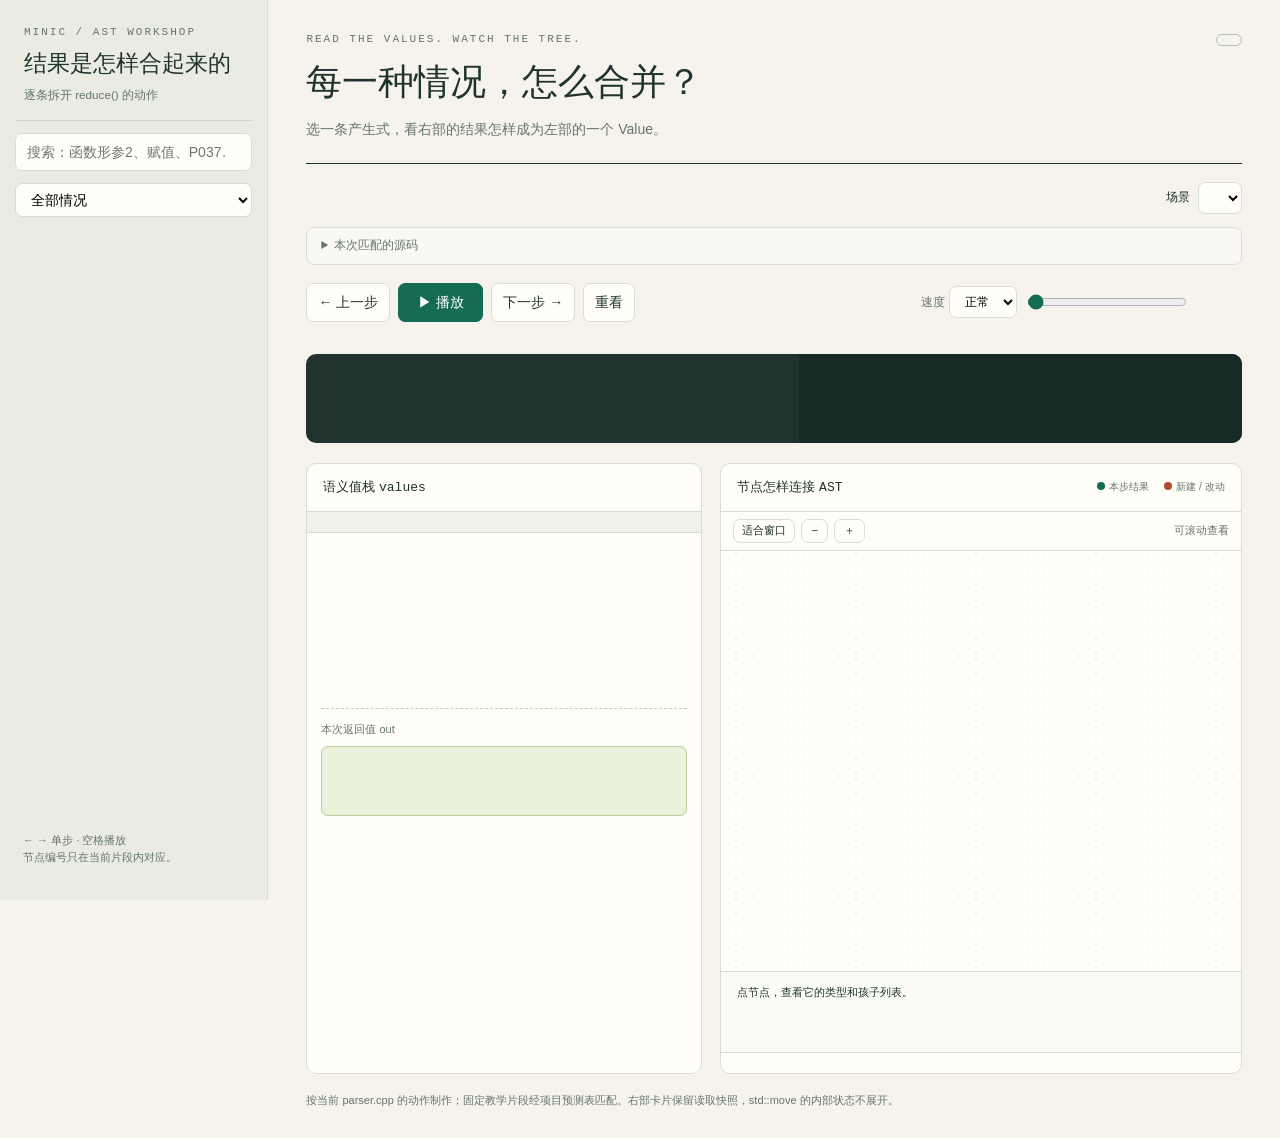
<file: docs/learning/reduce-actions.template.html>
<!doctype html>
<html lang="zh-CN">
<meta charset="utf-8">
<meta name="viewport" content="width=device-width,initial-scale=1">
<title>每一种结果，怎样合起来 · reduce 动画</title>
<style>
:root{color-scheme:light;--ink:#20332f;--muted:#66756c;--paper:#f5f3ec;--line:#d8ded3;--green:#166b53;--lime:#c9e987;--rust:#b34a2c;--mono:Consolas,'Cascadia Code',monospace}
*{box-sizing:border-box}body{margin:0;background:var(--paper);color:var(--ink);font:14px/1.6 'Microsoft YaHei','PingFang SC',sans-serif}button,input,select{font:inherit}button,select{cursor:pointer}button:focus-visible,input:focus-visible,select:focus-visible,summary:focus-visible{outline:3px solid var(--green);outline-offset:3px}button{color:inherit}button:disabled{opacity:.35;cursor:default}a{color:var(--green)}code,pre,.mono{font-family:var(--mono)}button,input,select{border:1px solid var(--line);border-radius:7px;background:#fffdf7;padding:7px 11px}button:hover:not(:disabled){border-color:var(--green)}.eyebrow{font:11px/1.4 var(--mono);letter-spacing:2px;color:var(--muted)}.app{display:grid;grid-template-columns:268px minmax(0,1fr);min-height:100vh}aside{background:#eaece2;border-right:1px solid var(--line);padding:25px 15px;position:sticky;top:0;height:100vh;display:flex;flex-direction:column;gap:12px}.brand{padding:0 9px 14px;border-bottom:1px solid #cfd6c7}.brand strong{display:block;font-family:'STSong','SimSun',serif;font-size:23px;font-weight:500;margin-top:6px}.brand small{color:var(--muted)}#search{width:100%}#category{width:100%}#nav{overflow:auto;flex:1;min-height:100px;scrollbar-width:thin}.nav-group{font-size:11px;letter-spacing:1px;color:var(--muted);margin:20px 8px 7px}.nav-item{width:100%;text-align:left;background:transparent;border:1px solid transparent;display:flex;gap:10px;padding:8px;margin:2px 0;line-height:1.35}.nav-item .pid{font:10px var(--mono);color:var(--muted);padding-top:3px}.nav-item .name{font-size:13px}.nav-item small{display:block;font-size:11px;color:var(--muted);margin-top:3px;max-width:170px;overflow:hidden;text-overflow:ellipsis;white-space:nowrap}.nav-item.active{background:var(--ink);color:white}.nav-item.active small,.nav-item.active .pid{color:#c2d0c7}.nav-footer{font-size:11px;color:var(--muted);padding:8px}.nav-footer a{display:block}
main{padding:32px clamp(18px,3vw,50px) 30px;min-width:0;max-width:1700px}.topline{display:flex;justify-content:space-between;gap:15px;align-items:center}.badge{border:1px solid #b3c1ac;border-radius:30px;padding:5px 12px;font-size:12px;white-space:nowrap}h1{font:500 clamp(26px,2.8vw,40px)/1.4 'STSong','SimSun',serif;margin:10px 0}.lead{color:var(--muted);margin:0 0 23px}.scene-head{border-top:1px solid var(--ink);padding-top:18px;display:flex;align-items:start;justify-content:space-between;gap:20px}.scene-head>div{min-width:0}#production{font:17px/1.8 var(--mono);overflow-wrap:anywhere;margin:0}.scene-meta{font-size:12px;color:var(--muted);margin-top:4px}.variant-label{display:flex;gap:8px;align-items:center;white-space:nowrap;font-size:12px}#variant{max-width:270px}details.source{margin:13px 0 18px;border:1px solid var(--line);background:#ffffff68;border-radius:8px;padding:8px 14px}.source summary{cursor:pointer;color:var(--muted);font-size:12px}.source pre{max-height:190px;overflow:auto;font-size:12px;white-space:pre-wrap;margin:10px 0 3px}#snippet-inline{color:var(--ink);margin-left:8px;font-family:var(--mono)}.controls{display:flex;align-items:center;flex-wrap:wrap;gap:8px;margin-bottom:15px}.primary{background:var(--green);color:white;border-color:var(--green);min-width:85px}.controls .spacer{flex:1}.controls label{font-size:12px;color:var(--muted)}#progress{accent-color:var(--green);width:160px;padding:0}#phase-count{font:12px var(--mono);min-width:45px}.stages{display:grid;grid-template-columns:repeat(4,minmax(0,1fr));gap:5px;margin-bottom:17px}.stage{background:#e7e9e0;border:0;border-radius:0;padding:8px 6px;font-size:12px;text-align:left;border-bottom:3px solid transparent}.stage span{font:11px var(--mono);margin-right:7px;color:var(--muted)}.stage.current{background:#dce9cd;border-color:var(--green)}.stage.done{border-color:#9ab68a}.stage:disabled{opacity:1}.stage-label{overflow:hidden;text-overflow:ellipsis;white-space:nowrap}.explanation{display:grid;grid-template-columns:minmax(0,1fr) minmax(250px,.9fr);background:var(--ink);color:#f9f9ec;border-radius:10px;overflow:hidden;margin-bottom:20px}.narration{padding:20px 23px;align-self:center}.step-kicker{font:11px var(--mono);color:var(--lime);margin-bottom:7px}#step-title{font-size:17px;margin:0 0 7px}#note{font-size:13px;color:#d0d9ca;min-height:42px;margin:0}#code{margin:0;padding:20px 23px;font-size:12px;line-height:1.8;background:#182a25;white-space:pre-wrap;overflow-wrap:anywhere;align-self:stretch;display:flex;align-items:center}.workspace{display:grid;grid-template-columns:minmax(0,.95fr) minmax(0,1.25fr);gap:18px}.panel{border:1px solid var(--line);border-radius:10px;background:#fffdf7;overflow:hidden;min-width:0}.panel-top{display:flex;justify-content:space-between;gap:8px;align-items:center;padding:13px 16px;border-bottom:1px solid var(--line)}.panel-top h2{font-size:13px;margin:0;font-weight:500}.panel-top small{font:11px var(--mono);color:var(--muted)}.stack-context{padding:10px 15px;background:#f0f1e9;color:var(--muted);font-size:11px;border-bottom:1px solid var(--line);overflow-wrap:anywhere}.stack-context code{color:var(--green)}.stack-rail{padding:14px;min-height:175px}.prefix{border:1px dashed #bec7b7;border-radius:6px;color:var(--muted);padding:7px 10px;font-size:11px;margin-bottom:9px}.input-grid{display:grid;grid-template-columns:repeat(auto-fit,minmax(155px,1fr));gap:7px}.vcard{background:#f5f6ed;border:1px solid #d4dccb;border-radius:7px;padding:9px 10px;min-width:0;position:relative;transition:opacity .35s,transform .35s}.vcard.replaced{background:#e4efd6;border-color:#abc789}.vcard .vtitle{display:flex;justify-content:space-between;gap:5px;align-items:baseline;font-size:12px;overflow-wrap:anywhere}.vtitle b{color:var(--green);font:12px var(--mono)}.range{font:10px var(--mono);color:var(--muted)}.vtext{font:11px var(--mono);overflow:hidden;text-overflow:ellipsis;white-space:nowrap;color:var(--muted);margin:3px 0 6px}.root-list{font:11px/1.8 var(--mono);overflow-wrap:anywhere}.node-chip{display:inline;border:0;background:transparent;padding:0;color:var(--green);font:inherit;text-decoration:underline;text-decoration-color:#acc4ab;text-underline-offset:3px}.empty{color:#8a9386;font-size:11px}.vfields{font:10px/1.8 var(--mono);color:var(--muted);overflow-wrap:anywhere;margin-top:5px}.output-area{margin:0 14px 14px;border-top:1px dashed #c2d1b8;padding-top:12px}.output-heading{display:flex;align-items:center;justify-content:space-between;font-size:11px;color:var(--muted);margin-bottom:7px}.output-card{background:#eaf2db;min-height:70px;border:1px solid #b9cc99;border-radius:7px;padding:10px 12px}.output-card.pending{background:#f7f5ec;border-style:dashed;color:var(--muted)}.arrow-flow{font:11px var(--mono);color:var(--green);text-align:center;padding:9px}.legend{display:flex;gap:15px;align-items:center;font-size:10px;color:var(--muted)}.dot{width:8px;height:8px;border-radius:50%;display:inline-block;margin-right:4px}.graph-viewport{height:420px;overflow:auto;background:radial-gradient(#dce1d5 .7px,transparent .7px);background-size:15px 15px;position:relative}#tree{display:block;min-width:100%;min-height:100%}.graph-empty{padding:80px 20px;text-align:center;color:var(--muted);font-size:13px}.tree-node{cursor:pointer;outline:none}.tree-node text{pointer-events:none;font-family:var(--mono)}.tree-node.selected rect{stroke:var(--rust);stroke-width:2.5}.edge{fill:none;stroke:#a9b8a0;stroke-width:1.4}.edge.new-edge{stroke:var(--rust);stroke-width:2;stroke-dasharray:5 3}.node-inspector{min-height:81px;padding:12px 16px;border-top:1px solid var(--line);font:11px/1.8 var(--mono);overflow-wrap:anywhere;background:#fafbf5}.node-inspector strong{color:var(--green)}.graph-caption{padding:10px 16px;color:var(--muted);font-size:11px;border-top:1px solid var(--line)}.bottom-note{margin-top:18px;font-size:11px;color:var(--muted);display:flex;justify-content:space-between;gap:10px;flex-wrap:wrap}.flash{animation:appear .45s ease both}@keyframes appear{from{opacity:.1;transform:translateY(12px)}to{opacity:1;transform:translateY(0)}}.sr-only{position:absolute;width:1px;height:1px;overflow:hidden;clip:rect(0,0,0,0)}
@media(min-width:1600px){.graph-viewport{height:485px}}@media(max-width:1120px){.app{grid-template-columns:220px minmax(0,1fr)}aside{padding:20px 10px}.workspace{grid-template-columns:1fr}.graph-viewport{height:380px}.explanation{grid-template-columns:1fr}#code{padding-top:12px;padding-bottom:12px}.scene-head{flex-wrap:wrap}#progress{width:115px}}
@media(max-width:680px){.app{display:block}aside{position:static;height:auto;padding:16px;border-right:0;border-bottom:1px solid var(--line);display:grid;grid-template-columns:1fr 1fr;gap:9px}.brand{grid-column:1/-1;padding:0 0 10px}.brand strong{font-size:20px}.brand small,.nav-footer{display:none}#nav{grid-column:1/-1;height:134px;min-height:0;background:#f1f2e9;border-radius:7px;padding:3px}.nav-group{margin:8px}.nav-item{margin:0;padding:6px 8px}.nav-item small{max-width:230px}main{padding:23px 14px}.topline{align-items:start}.topline .eyebrow{font-size:9px;letter-spacing:1px}.badge{font-size:10px;padding:3px 8px}h1{font-size:28px}.lead{font-size:12px;margin-bottom:17px}.scene-head{padding-top:12px;gap:8px}#production{font-size:14px}.variant-label{width:100%}#variant{max-width:calc(100% - 50px);width:100%}.stages{gap:3px}.stage{font-size:10px;padding:7px 3px}.stage span{margin-right:3px}#progress{flex:1;width:90px}.controls .spacer{display:none}.controls button{padding:6px 9px}.controls select{padding:5px}.narration{padding:16px}#code{padding:13px 16px;font-size:11px}.legend{gap:8px;font-size:9px}.input-grid{grid-template-columns:repeat(auto-fit,minmax(130px,1fr))}.graph-viewport{height:350px}}
@media(prefers-reduced-motion:reduce){*,*::before,*::after{animation:none!important;transition:none!important}}
</style>
<div class="app">
<aside aria-label="产生式目录">
 <div class="brand"><div class="eyebrow">MINIC / AST WORKSHOP</div><strong>结果是怎样合起来的</strong><small>逐条拆开 reduce() 的动作</small></div>
 <input id="search" type="search" placeholder="搜索：函数形参2、赋值、P037…" aria-label="搜索产生式">
 <select id="category" aria-label="分类"><option value="全部">全部情况</option><option>列表合并</option><option>声明与类型</option><option>块与语句</option><option>表达式</option><option>程序收尾</option></select>
 <nav id="nav" aria-label="选择产生式"></nav>
 <div class="nav-footer">← → 单步 · 空格播放<br>节点编号只在当前片段内对应。</div>
</aside>
<main>
 <div class="topline"><div class="eyebrow">READ THE VALUES. WATCH THE TREE.</div><div class="badge" id="coverage"></div></div>
 <h1>每一种情况，怎么合并？</h1>
 <p class="lead">选一条产生式，看右部的结果怎样成为左部的一个 Value。</p>
 <div class="scene-head"><div><p id="production"></p><div class="scene-meta" id="scene-meta"></div></div><label class="variant-label">场景 <select id="variant" aria-label="选择同一产生式的不同场景"></select></label></div>
 <details class="source"><summary>本次匹配的源码<span id="snippet-inline"></span></summary><pre id="source"></pre></details>
 <div class="controls">
  <button id="prev" aria-label="上一步">← 上一步</button><button class="primary" id="play">▶ 播放</button><button id="next" aria-label="下一步">下一步 →</button><button id="restart" aria-label="重看当前场景">重看</button>
  <span class="spacer"></span><label>速度 <select id="speed" aria-label="播放速度"><option value="2200">慢</option><option value="1300" selected>正常</option><option value="650">快</option></select></label>
  <input id="progress" type="range" min="0" value="0" aria-label="动画进度"><span id="phase-count"></span>
 </div>
 <div class="stages" id="stages"></div>
 <section class="explanation" aria-label="当前动作"><div class="narration"><div class="step-kicker" id="step-kicker"></div><h2 id="step-title"></h2><p id="note" aria-live="polite"></p></div><pre id="code"></pre></section>
 <div class="workspace">
  <section class="panel" aria-label="语义值栈"><div class="panel-top"><h2>语义值栈 <code>values</code></h2><small id="stack-size"></small></div><div class="stack-context" id="stack-context"></div><div class="stack-rail" id="stack-rail"></div><div class="output-area"><div class="output-heading"><span id="output-label">本次返回值 out</span><span id="working"></span></div><div id="output-card" class="output-card"></div></div></section>
  <section class="panel" aria-label="AST 节点连接"><div class="panel-top"><h2>节点怎样连接 <code>AST</code></h2><div class="legend"><span><i class="dot" style="background:#166b53"></i>本步结果</span><span><i class="dot" style="background:#b34a2c"></i>新建 / 改动</span></div></div><div style="display:flex;gap:6px;align-items:center;padding:7px 12px;border-bottom:1px solid var(--line);font-size:11px"><button id="fit" style="padding:2px 8px">适合窗口</button><button id="zoom-out" aria-label="缩小树图" style="padding:2px 9px">−</button><button id="zoom-in" aria-label="放大树图" style="padding:2px 9px">＋</button><span id="zoom-label" class="mono" style="color:var(--muted)"></span><span style="margin-left:auto;color:var(--muted)">可滚动查看</span></div><div class="graph-viewport" id="graph-viewport"><svg id="tree" role="img" aria-label="当前 AST 节点及孩子连接"></svg></div><div class="node-inspector" id="inspector">点节点，查看它的类型和孩子列表。</div><div class="graph-caption" id="graph-caption"></div></section>
 </div>
 <div class="bottom-note"><span>按当前 parser.cpp 的动作制作；固定教学片段经项目预测表匹配。右部卡片保留读取快照，std::move 的内部状态不展开。</span><span id="snapshot"></span></div>
</main>
</div>
<script id="reduce-data" type="application/json">__REDUCE_DATA__</script>
<script>
'use strict';
const DATA=JSON.parse(document.getElementById('reduce-data').textContent),$=id=>document.getElementById(id);
const esc=s=>String(s??'').replace(/[&<>"']/g,c=>({'&':'&amp;','<':'&lt;','>':'&gt;','"':'&quot;',"'":'&#39;'}[c]));
const unique=a=>[...new Set(a)],emptyValue=()=>({begin:0,end:0,type:null,nodes:[]});
let groupIndex=36,variantIndex=0,stepIndex=0,playing=false,timer=null,selectedNode=null,currentGraph={},oldPositions={},renderKey='',graphZoom='fit',graphSize={width:480,height:350};
const reduced=matchMedia('(prefers-reduced-motion: reduce)').matches;
const group=()=>DATA.groups[groupIndex],scene=()=>group().scenes[variantIndex];
const sym=x=>DATA.spellings[x]||x;
const productionText=g=>`${g.pid}  ${g.lhs} → ${g.rhs.length?g.rhs.map(sym).join(' '):'ε'}`;
function typeText(t){if(!t)return'null';if(t.kind==='array')return`array[${t.length??''}] → ${typeText(t.base)}`;if(t.kind==='function')return`function(${(t.params||[]).map(typeText).join(', ')}) → ${typeText(t.base)}`;return t.kind==='struct'?`struct ${t.name}`:t.kind;}
function renderNav(){const q=$('search').value.trim().toLowerCase(),cat=$('category').value;let last='',html='',count=0;DATA.groups.forEach((g,i)=>{if(cat!=='全部'&&g.category!==cat)return;if(q&&!productionText(g).toLowerCase().includes(q))return;if(g.category!==last){html+=`<div class="nav-group">${esc(g.category)}</div>`;last=g.category;}html+=`<button class="nav-item ${i===groupIndex?'active':''}" data-group="${i}" ${i===groupIndex?'aria-current="true"':''}><span class="pid">${g.pid}</span><span class="name">${esc(g.lhs)}<small>${esc(g.rhs.length?g.rhs.map(sym).join(' '):'ε · 空产生式')}</small></span></button>`;count++;});$('nav').innerHTML=html||'<p class="empty" style="padding:15px">没有匹配的产生式。</p>';$('category').title=`当前显示 ${count} 项`;}
function selectGroup(i,vi=0){pause();groupIndex=i;variantIndex=vi;stepIndex=0;selectedNode=null;oldPositions={};renderKey='';const g=group();$('production').textContent=productionText(g);$('variant').innerHTML=g.scenes.map((s,j)=>`<option value="${j}">${j+1}. ${esc((s.snippet.trim().replace(/\s+/g,' ')||'空区间').slice(0,43))}</option>`).join('');$('variant').value=String(vi);renderNav();const active=$('nav').querySelector('.active');if(active)$('nav').scrollTop=active.offsetTop-$('nav').offsetTop-35;render();history.replaceState(null,'',`#${g.pid}/${vi}`);}
function total(){return scene().steps.length+(group().pid==='FINAL'?1:3);}
function state(){const s=scene(),n=s.steps.length,final=group().pid==='FINAL';if(stepIndex===0)return{phase:0,title:'读取右部已经完成的结果',note:s.count?`v 指向 values[base]。右部有 ${s.count} 个符号，就读取连续 ${s.count} 个 Value；每个 Value 可以带零个、一个或多个节点。`:'右部是 ε，没有可读取的 Value；base 仍记录压回结果的位置。',code:final?'// 分析栈为空；即将建立 Program 根节点':'const int count = productions[frame.production].length;\n// v = &values[frame.base]',out:null,graph:s.before};if(stepIndex<=n){const t=s.steps[stepIndex-1];return{...t,phase:1,title:t.working?'更新工作根 n':t.slot&&t.slot!=='out'?'合并临时列表':stepIndex===n&&group().pid!=='FINAL'?'填写返回值的 Token 区间':'执行本条语义动作'};}if(stepIndex===n+1)return{phase:2,title:'移除这条产生式的右部结果',note:`values.resize(${s.base}) 移除右部的 ${s.count} 个 Value。AST 节点由 arena 持有，删除栈元素不会删除树；结果仍保存在局部 value 中。`,code:'values.resize(frame.base);',out:s.output,graph:s.steps[n-1].graph};return{phase:3,title:'把左部结果压回原来的位置',note:`values.push_back(value) 后，${s.lhs} 的结果位于 values[${s.base}]。${s.count} 个右部符号的 Value 被一个左部 Value 替代，节点可以仍有多个。`,code:'values.push_back(std::move(value));',out:s.output,graph:s.steps[n-1].graph};}
function chips(nodes,graph){if(!nodes.length)return'<span class="empty">[]</span>';return'[ '+nodes.map((n,i)=>`<button class="node-chip" data-node="${n}" title="${esc(graph[n]?.kind||n)}">${esc(n)}</button>`).join(', ')+' ]';}
function valueBody(v,graph,text=''){return`${text?`<div class="vtext" title="${esc(text)}">${esc(text)}</div>`:''}<div class="root-list">nodes = ${chips(v.nodes,graph)}</div><div class="vfields">type = ${esc(typeText(v.type))}<br><span class="range">[${v.begin}, ${v.end})</span></div>`;}
function renderValues(st){const s=scene(),final=group().pid==='FINAL',removed=!final&&st.phase>=2,pushed=!final&&st.phase===3;let h=s.base?`<div class="prefix">values[0 … ${s.base-1}] · 保留此前的 ${s.base} 项，本次不读取</div>`:'<div class="prefix">base = 0 · 前面没有需要保留的 Value</div>';
if(!removed){h+='<div class="input-grid">';s.inputs.forEach((v,i)=>{const label=final?`values[${i}]`:`v[${i}]`;h+=`<article class="vcard"><div class="vtitle"><b>${label}</b><span>${esc(sym(s.rhs[i]))}</span></div><div class="vfields">${final?'':'values['+(s.base+i)+']'}</div>${valueBody(v,s.before)}</article>`;});h+='</div>';if(!s.count)h+='<p class="empty">ε 没有右部卡片。</p>';}else if(pushed){h+=`<article class="vcard replaced flash"><div class="vtitle"><b>values[${s.base}]</b><span>${esc(s.lhs)}</span></div>${valueBody(s.output,st.graph)}</article>`;}else{h+='<div class="prefix flash">右部已从 values 移除，等待压入左部结果。</div>';}
$('stack-rail').innerHTML=h;$('stack-size').textContent=final?'2 项':`${s.base+(pushed?1:removed?0:s.count)} 项`;
$('stack-context').innerHTML=final?'分析栈：<code>空</code> · 两个 Value 留在栈中，用第 0 项建根':`完成帧：<code>${s.pid} · base=${s.base} · count=${s.count}</code><br>下一输入：<code>${esc(s.inputNext)}</code> · 等待的栈顶：<code>${esc(s.stack.at(-1)||'EOF')}</code>`;
$('output-label').textContent=final?'最终根节点':st.slot||'本次返回值 out';$('working').innerHTML=st.working?`工作根 n → <button class="node-chip" data-node="${st.working}">${st.working}</button>`:'';
$('output-card').className='output-card'+(st.out?'':' pending');$('output-card').innerHTML=st.out?valueBody(st.out,st.graph):'尚未执行 reduce()；等待读取和组合。';}
const NS='http://www.w3.org/2000/svg';function svgEl(tag,attrs){const e=document.createElementNS(NS,tag);for(const[k,v]of Object.entries(attrs))e.setAttribute(k,String(v));return e;}
function forestRoots(graph){const kids=new Set(Object.values(graph).flatMap(n=>n.children));return Object.keys(graph).filter(n=>!kids.has(n));}
function renderGraph(st){const graph=st.graph,s=scene(),svg=$('tree');currentGraph=graph;const forest=forestRoots(graph),focus=new Set([...(st.out?.nodes||[]),...(st.working?[st.working]:[])]),roots=unique([...focus,...forest]).filter(n=>forest.includes(n)),all=Object.keys(graph);const last=stepIndex>1&&stepIndex<=s.steps.length?s.steps[stepIndex-2].graph:s.before;const changed=new Set(all.filter(n=>!last[n]||JSON.stringify(last[n])!==JSON.stringify(graph[n])));const positions={},visible=new Set(),collapsed=new Map();let cursor=25,maxY=0;
// 大树先显示两层和本次改动处，其余子树可点击展开查看完整节点详情。
let budget=all.length>70?3:all.length>35?4:12;
const hasChange=new Map();function containsChange(n){if(hasChange.has(n))return hasChange.get(n);const yes=changed.has(n)||focus.has(n)||graph[n].children.some(containsChange);hasChange.set(n,yes);return yes;}
function layout(n,depth){visible.add(n);const kids=graph[n].children;const show=depth<budget||kids.some(containsChange);let x;if(kids.length&&show){const xs=kids.map(k=>layout(k,depth+1));x=(xs[0]+xs.at(-1))/2;}else{x=cursor+72;cursor+=162;if(kids.length)collapsed.set(n,kids.length);}positions[n]={x,y:40+depth*101};maxY=Math.max(maxY,40+depth*101);return x;}
roots.forEach(r=>{layout(r,0);cursor+=20;});const width=Math.max(330,cursor+15),height=Math.max(300,maxY+75);graphSize={width,height};svg.setAttribute('viewBox',`0 0 ${width} ${height}`);svg.style.minWidth='0';svg.style.minHeight='0';applyZoom();svg.replaceChildren();
if(!all.length){const t=svgEl('text',{x:24,y:68,fill:'#798775','font-size':13});t.textContent=st.out?.type?'这一步只产生类型信息，没有 AST 节点。':'这一层没有节点结果。';svg.append(t);}
for(const nid of visible){const n=graph[nid],p=positions[nid];n.children.forEach((kid,i)=>{if(!positions[kid])return;const c=positions[kid],oldEdge=last[nid]?.children.includes(kid),edge=svgEl('path',{d:`M${p.x},${p.y+28} C${p.x},${p.y+65} ${c.x},${c.y-55} ${c.x},${c.y-27}`,class:'edge'+(!oldEdge?' new-edge':'')});svg.append(edge);const text=svgEl('text',{x:(p.x+c.x)/2+4,y:(p.y+c.y)/2+1,fill:'#7a8974','font-size':9,'font-family':'Consolas'});text.textContent=`[${i}]`;svg.append(text);if(!oldEdge&&!reduced)edge.animate([{opacity:0,strokeDashoffset:50},{opacity:1,strokeDashoffset:0}],{duration:500});});}
for(const nid of visible){const n=graph[nid],p=positions[nid],isFocus=focus.has(nid),isChanged=changed.has(nid),g=svgEl('g',{transform:`translate(${p.x},${p.y})`,class:'tree-node'+(selectedNode===nid?' selected':''),tabindex:0,role:'button','aria-label':`${nid} ${n.kind} ${n.name}`,'data-node':nid});const fill=isFocus?'#166b53':isChanged?'#fff0df':'#edf1e7',stroke=isChanged?'#b34a2c':isFocus?'#166b53':'#c7d1be',fg=isFocus?'#faffef':'#263e31';g.append(svgEl('rect',{x:-72,y:-27,width:144,height:55,rx:7,fill,stroke}));const a=svgEl('text',{x:-62,y:-8,fill:isFocus?'#c9e987':'#7b8b71','font-size':9});a.textContent=nid+(isChanged?(s.before[nid]?' · 改动':' · 新建'):'');g.append(a);const b=svgEl('text',{x:-62,y:8,fill:fg,'font-size':11});b.textContent=n.kind;g.append(b);const c=svgEl('text',{x:-62,y:21,fill:isFocus?'#d6e7cd':'#65765f','font-size':9});const meta=n.name||typeText(n.type);c.textContent=(meta==='null'?'':meta).slice(0,21)+(collapsed.has(nid)?` · +${collapsed.get(nid)}孩子`:'');g.append(c);svg.append(g);if(!reduced){const old=oldPositions[nid];if(old){g.animate([{transform:`translate(${old.x}px,${old.y}px)`},{transform:`translate(${p.x}px,${p.y}px)`}],{duration:550,easing:'cubic-bezier(.2,.75,.3,1)'});}else{g.animate([{opacity:0,transform:`translate(${p.x}px,${p.y+17}px)`},{opacity:1,transform:`translate(${p.x}px,${p.y}px)`}],{duration:450});}}}
for(const nid of roots){const j=st.out?.nodes.indexOf(nid)??-1;if(j<0)continue;const p=positions[nid],t=svgEl('text',{x:p.x-65,y:p.y-33,fill:'#166b53','font-size':9,'font-family':'Consolas'});t.textContent=`${st.slot||'out'}.nodes[${j}]`;svg.append(t);}
oldPositions=positions;$('graph-caption').textContent=`节点编号相同，表示同一个节点。箭头标注 children 的下标。${collapsed.size?'大树已折叠部分深层连接；点击节点可查直接孩子。':''} ${all.length} 个节点。`;
if(selectedNode&&!graph[selectedNode])selectedNode=null;renderInspector();}
function renderInspector(){const n=currentGraph[selectedNode];$('inspector').innerHTML=n?`<strong>${esc(n.id)} · ${esc(n.kind)} ${esc(n.name)}</strong><br>declared_type = ${esc(typeText(n.type))}<br>children = ${chips(n.children,currentGraph)} <span class="range">· Token [${n.begin}, ${n.end})</span>`:'点节点查看字段；点击孩子编号可继续查看。nodes 是结果列表，children 是节点内部的孩子列表。';document.querySelectorAll('.tree-node').forEach(g=>g.classList.toggle('selected',g.dataset.node===selectedNode));}
function applyZoom(){const v=$('graph-viewport'),z=graphZoom==='fit'?Math.min(1,(v.clientWidth-12)/graphSize.width,(v.clientHeight-12)/graphSize.height):graphZoom;$('tree').setAttribute('width',Math.max(1,graphSize.width*z));$('tree').setAttribute('height',Math.max(1,graphSize.height*z));$('zoom-label').textContent=Math.round(z*100)+'%';return z;}
$('fit').onclick=()=>{graphZoom='fit';applyZoom();};$('zoom-in').onclick=()=>{graphZoom=Math.min(2,applyZoom()*1.25);applyZoom();};$('zoom-out').onclick=()=>{graphZoom=Math.max(.15,applyZoom()/1.25);applyZoom();};window.addEventListener('resize',applyZoom);
function renderStages(st){const final=group().pid==='FINAL',titles=final?['读取程序结果','建立 Program']:['读取右部','执行语义动作','移除旧值','压回新值'];$('stages').style.gridTemplateColumns=`repeat(${titles.length},minmax(0,1fr))`;$('stages').innerHTML=titles.map((t,i)=>`<button class="stage ${st.phase===i?'current':st.phase>i?'done':''}" data-phase="${i}"><span>0${i+1}</span>${t}</button>`).join('');}
function render(){const s=scene(),st=state(),n=total();$('scene-meta').textContent=`${s.category} · ${s.source} · 该产生式有 ${group().scenes.length} 个可选场景`;$('snippet-inline').textContent=(s.snippet.trim().replace(/\s+/g,' ')||'ε · 空区间').slice(0,60);$('source').textContent=s.snippet||'（空区间）';$('step-kicker').textContent=`${s.pid} / STEP ${String(stepIndex+1).padStart(2,'0')} OF ${String(n).padStart(2,'0')}`;$('step-title').textContent=st.title;$('note').textContent=st.note;$('code').textContent=st.code;$('progress').max=n-1;$('progress').value=stepIndex;$('phase-count').textContent=`${stepIndex+1}/${n}`;$('prev').disabled=stepIndex===0;$('next').disabled=stepIndex===n-1;renderStages(st);renderValues(st);renderGraph(st);$('play').textContent=playing?'Ⅱ 暂停':'▶ 播放';}
function pause(){playing=false;clearTimeout(timer);timer=null;$('play').textContent='▶ 播放';}
function schedule(){clearTimeout(timer);if(!playing)return;timer=setTimeout(()=>{if(stepIndex<total()-1){stepIndex++;render();schedule();}else{pause();}},Number($('speed').value));}
function advance(delta){pause();stepIndex=Math.max(0,Math.min(total()-1,stepIndex+delta));render();}
$('play').onclick=()=>{if(playing){pause();return;}if(stepIndex===total()-1)stepIndex=0;playing=true;render();schedule();};$('next').onclick=()=>advance(1);$('prev').onclick=()=>advance(-1);$('restart').onclick=()=>{pause();stepIndex=0;oldPositions={};render();};$('progress').oninput=()=>{pause();stepIndex=Number($('progress').value);render();};$('speed').onchange=schedule;
$('search').oninput=renderNav;$('category').onchange=renderNav;$('variant').onchange=()=>selectGroup(groupIndex,Number($('variant').value));$('nav').onclick=e=>{const b=e.target.closest('[data-group]');if(b)selectGroup(Number(b.dataset.group));};
$('stages').onclick=e=>{const b=e.target.closest('[data-phase]');if(!b)return;pause();const p=Number(b.dataset.phase),n=scene().steps.length;stepIndex=p===0?0:p===1?1:p===2?n+1:n+2;render();};
document.addEventListener('click',e=>{const b=e.target.closest('[data-node]');if(b){selectedNode=b.dataset.node;renderInspector();}});document.addEventListener('keydown',e=>{if(e.target.matches('input,select,textarea,button')||e.target.isContentEditable)return;if(e.code==='ArrowRight'){e.preventDefault();advance(1);}else if(e.code==='ArrowLeft'){e.preventDefault();advance(-1);}else if(e.code==='Space'){e.preventDefault();$('play').click();}else if((e.key==='Enter'||e.key===' ')&&e.target.matches('.tree-node')){selectedNode=e.target.dataset.node;renderInspector();}});
$('coverage').textContent=`${DATA.totalProductions} / ${DATA.totalProductions} 产生式 + 程序收尾`;$('snapshot').textContent=`parser ${DATA.parserHash} · 离线可用`;
const hash=location.hash.slice(1).split('/'),idx=DATA.groups.findIndex(g=>g.pid===hash[0]);if(idx>=0){groupIndex=idx;variantIndex=Math.min(Number(hash[1])||0,DATA.groups[idx].scenes.length-1);}selectGroup(groupIndex,variantIndex);
// 自动检查使用同一渲染入口；教学页无需网络或服务端。
window.reduceDemo={data:DATA,select:selectGroup,setStep(i){pause();stepIndex=Math.max(0,Math.min(total()-1,i));render();},getState(){return{groupIndex,variantIndex,stepIndex,total:total(),state:state()};}};
</script>
</html>
</file>
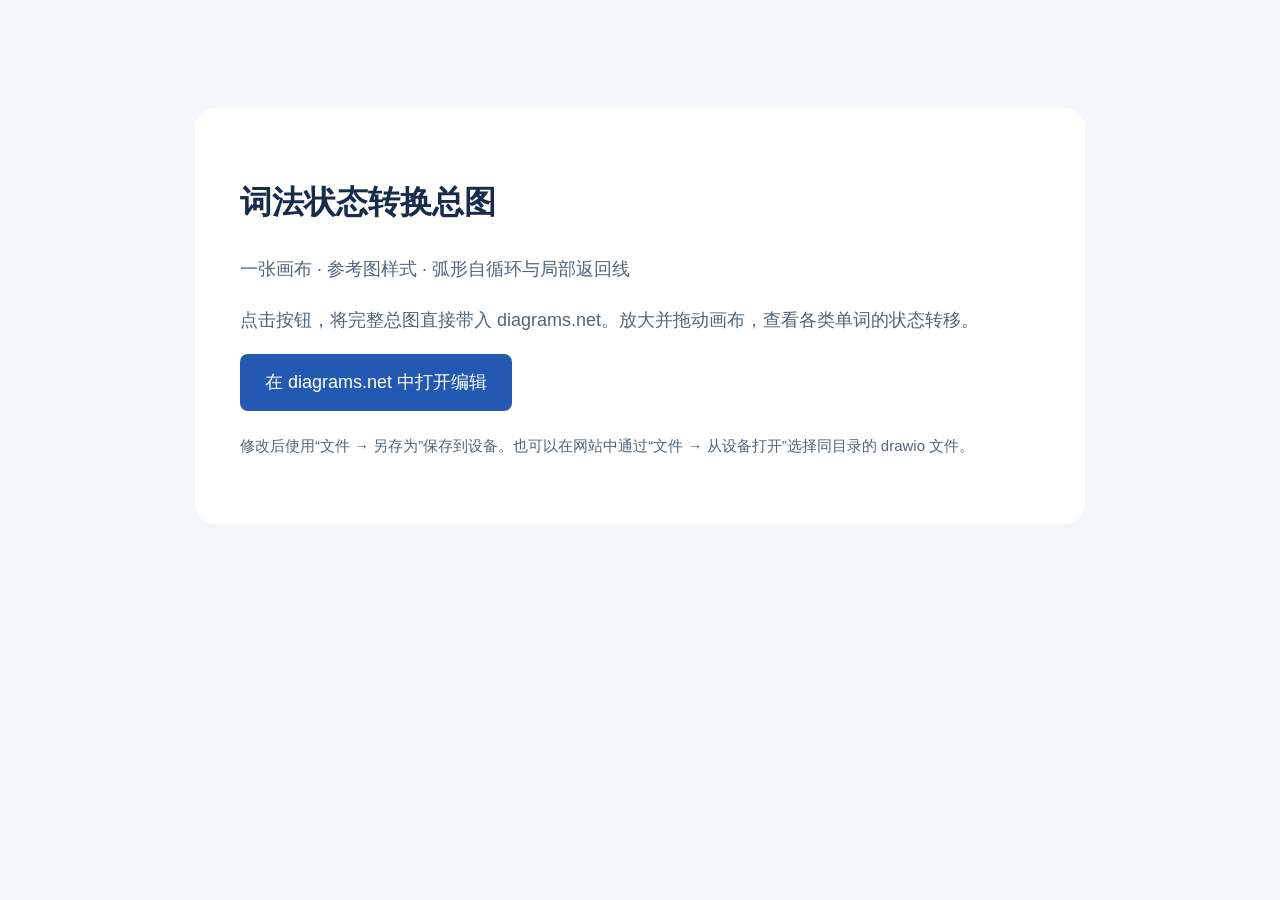
<file: 实验设计/diagramsnet_当前词法/打开网页编辑.html>
<!doctype html>
<html lang="zh-CN"><meta charset="utf-8"><meta name="viewport" content="width=device-width,initial-scale=1">
<title>词法状态转换图 · 网页编辑</title>
<style>body{margin:0;background:#f3f6fa;color:#172b4d;font:18px/1.8 'Microsoft YaHei',sans-serif}main{max-width:800px;margin:12vh auto;padding:45px;background:white;border-radius:20px}h1{font-size:32px}a{display:inline-block;padding:12px 25px;background:#2459b3;border-radius:8px;color:white;text-decoration:none}p{color:#52657a}small{font-size:15px}</style>
<main><h1>词法状态转换总图</h1><p>一张画布 · 参考图样式 · 弧形自循环与局部返回线</p>
<p>点击按钮，将完整总图直接带入 diagrams.net。放大并拖动画布，查看各类单词的状态转移。</p>
<a target="_blank" rel="noopener" href="https://app.diagrams.net/?splash=0&amp;lang=zh#R7V1Zc9tGtv4t84DKTKqs6n15JCkqdl3HmdieO5mnFC1TturKki3LiWce5rffbmwk0U2h0TyEAKKTSKEANED0Wfqc7yyd0cWn71fXN+uMoI93Xx8yep4Rsvr8+ez99erD/erT17Pb9YM5ZM4//Pvzujj/fv3H9eW6OFpe9z/Xt++Lk7d3959WN8/u15d3H26vH67vbp/9ef3w8dmn1eX93bP1+w/rr8XI+283669vPq4IF8VI9f6K6RVTWuF38r3k76/UFUJr9R4pxfk7Lui71bsr9g4T+Y5RJfmarK8EQ6s1Ye+uqLS3pcuMLsrvZJ5xXX6p+/XV+n59W33p29Wn8lWypcpmF5k6z5Yim9NM82wpMzXL5sIeUShT2F4zP89mi/yI+UDKU/N5tuSZnmfzZf3sT99/ul99/vjz3fv1jZ2e78VzMMKinLB/F0c4J8WBD/fVt0SbA2+u/7OuRpZHv12/N1NXHCspcnd383D9effg5d3t7fryYefY6v7+7s/dy67ubt7vHPi8+rB2Dry5XN24R/95/f7hY3HUvAbanHi+vv7wsXy0ptWZd6vL//twf/et4pCM0Kv8n+L0p1V1s/L6rx9X7+/+3DqUT+z93d1DNcWL9c3NFnWLcRd7ztZf3DDAQ8iAa8u2q5timGXYvfcpD319+Hc1S/byN+Wft3e35n/z9e37mZ1/c+TyZvX16/VlcfDi2jyVnmPz19eH+7v/Wy/ubu7u89tQlP9Tn6kmHJ9Rc6wk/ur+w7r8Hl/KmftjdfOtYuwthlzffVo/3P/bytz6ZvVw/cfuG61KzvhQX1cP/fvdtXlXgr5X1C5GlCyMBd+9w9e7b/eX63LQZobNh61vsTmUz7ufBmu0Z/qvbz9/e3i5ere+qQRYZjOdzWdWJmdGJs2tkX0yQW9n8/rz/76tP15cbN3p9frDuny5jOeX88WD+fnD/Fxl/Hw/zfNX3Z3+x/ng8tv9H2v7eqgLU+ySfj+jrL9fP/yWX1f99S/7qDNe/vX39f21mf/1ff0FDC1+yy+p/[base64]/r3KtOFUtHjtHHi51+xa3Juf20wu8o/5/26TC9HBdiIn4UIwyWG5lwa7EDybnWda5i5EhWsVnLtk2VxlKses7JHc3zDOxnwfN8v5y+Xbt8vXmUxucBcepifBw4IDu8Esnocrf9ceMWbRHG2u2Zzqzt4vzn9f/PLq7YtX/1gG8zhN/vGh/jEdqn8scIx/LHCEfyxwjH8sUIx/LFBn/5jrGP+Y6xj/mKvO/jFXEf4xVzH+MZcR/jGXMf4xlzH+MRcx/jEXMf4xF539YzOkq38c9BTHPw55I9c/Dpk91z8OoZTrH4dwhesfBzCg4x+HsHrDPw4QKY9/HCC7Hv84QE80/eMAheTxjwM0n8c/DtGyrn8cotFd/[base64]/3CMGYVEL0nAykQb2GnWHoJN5tlJbdQB11r9xFo0rqe01c2ST/a1nSbOZspmZezMwV++ubu8f/ihY94ctLUcvbDamTQ6Yo2fSfq4/2FNbn+Xiu3E6ny9/+/38xU8v3uYuZ6CWFEOSAr7F9hud+Qif820+xxu2H6nnqJt8ThDqZBM3BwAkJaNugN8P+3G+HxK814Ej5UnAe5gTaIYMTZNfXO4kZFkEb5mpRZUbwIJUOUHLvSCfRfdqiM+oaTlfvlnM/h6eIyATp9tpUCOyUDE5Ge5TCW8+FG9Ww7AalIM3Y6ZaAWetHMDZDGsDDbRyEGczqhWg0NKBnDGTrWiIlg7mbIa1Qi9mWGOMaAV57KNo81GiFU6yL0abT+Ot2JVWzTnkrSiZVk3g2YxqheMsdzSQZ8yYbCWzAz2bUa0oo9YO9oxtYAO1DXPAZ2zx/Bb8FCPkwM84D1OotnEOAG3GtWLDGGHkDGob4YDQgU9yYOiwNyMOEB02k8SBokMIZ7S1A0aH8InV8k04OoArzbAmIB0iAmaY7ixtGDEHlA6RbDPOgaVDFIkZRzorrfxhknZWkPnLKdJZH9uZbMLTIerfjHMA6oDFJmcTjtuWNgCnIjRxfo97+8PoTK6nNPj1mAz+0HR0/EzvhfjsudQjoFtxNDoN/[base64]/ASEDZKgQgqMaWaMMPbu24DVVxyzJUxtxE9wInAY/I0QxPl/[base64]/PO1dA5jRgXaDGF/rziLmgXZDpNkD7Ybojia0G6KmPNBuiEb0QLtB+teFdoO0vQvthiwtLrTrWccAbC3yRL4nGym0izE0slvcMc7oGlNdK6FPhLexkUK7GhraVTqe08SYOI09EafxhOyG8JIcKKBGNDSgxp9odRUJ2R0zIzICzYihEXzznSpORL/tQ3n5/[base64]/6pEtr0sJBeLriymJnEgu02M2SU2RAPk1RjYyUFJfGaMdgCH0ajcKWJaPgAghvXjHMikGKKHLCpHBqRS0DREyG9o+E0H18cxmk+3o3jtDEVJlD8NJxGUIophPASGSiUKxT07pZPFLEnOMUUxsyICkMzYvg+qy7UNg/oypB2QurEeKexkyrFCjjAQEOzAc72tlM/C1SRNLFiPg9sTIYdP0CNgXSWIWmb3IMjBWSw++RSzGLKD8ywiPIDMyqm/IAagkeUH5hhncsPKCYx5QdmWEz5ATXeRdfyAzMmovzAjIopPzBSFlF+YEbFlB+YYTHlBxTpmPIDMyym/MAM61x+YMd0LT8Ie44TKQh6K7f8IGgO3fKDIIq55QdB/OGWH4Qwo1N+EMT4WncWMU/5QYg0e8oPQnRHs/wgRE15yg9CNKKn/CBI/7rlB0Ha3i0/CFla3PIDzzoGYJuLcNscdfEjrc0+OV8SbCMYchqlyZQI1NJaVz0+AoDD5ZO7F6m6+XD3YiACgXiUf2HGxTgYZliUh2GsjygXw4yL8jHsuM6rd/6wCC8jf7kIN8NMZnc/wwyKcTRyPunuaZhhUa4GRiLK1zDjopwN8yZR3oYZF+VuuMtEm79hRkQ5HGZclMeBkY5yObD9ThE+B8YoyunA9pruXocZFuN2mGHd/Q5z3yjHA9svFOF5mGHdXY/8YRG+R/5yEc6HnckY7wNb2nZ3P3I26cX/CE0pX9bB1PXeYOpyHR5MHZRNZhNEsMKUE4kUr+tOCxtKUyKxmXwimVlVghpbgsUR+DCsLqwb6p9C97OnwVuvWk+25MRneznRXPUsnBd5ilrl8zCmEmeGntytFIlt8nmQY2Ib/ORsIxMacTAaMYy6ZZK7Uw2jkLbvo2HGuWgEbe12boa5aARt761uZt1FI2h7K3dLLQeNoO2d4+24xqD2LvX5w5poBG3viJ+/XBONoO0N+M1kNmeyvdm/[base64]/[base64]/PdUMIdreU80QsLR4qhncdQzA+JJPk000LJNLKiYQ00ozzDGvraoym8hmkgmkucr36CZ9+gx4EEYVb/gADEEnEzH1dMlEFCcHNZ+HMe2Ey/STO40ksU0+D3REbMOfPAeNps4Jh2MNA+kbI12wgaH2ZCIzzkEbzLjWDHPpwg1mWHtCu3TxBobaQ9ZmnAM4mHHtCfuSNh/WHo/PH0abD2sP/ucv5zyvPdnATGZzJtszG8ygJupghrXXdEgP7KBbczbMMBd30O0pIlh6gAfdnpJixrnIg25PgcHSAz3o9pQbM87FHnR7ig+WTfBBqzaB86APYU9y4YegN/PgD0Ez6QEggijnQSCCOMUDQYQwpoNBhImB1t1FTrkoRJB8KxeGCNInCpHuyku5QESQplQuEhGmmV0oImwlcLGIoIXHBSM869zhXiB/8lTvIfmCT5lMNBQLq1nFygjm3RaH5ggALiVDygShNGWC5PMwjHYHNj/0UawsYASFzgThwW1PLWd6ubI6kZI9wriRn0SyBxMImhVZb6xIB5UYrI3fgDkWZj3CTGPd2K+Zc+MfcIZ1XksftIsuVkxRLpXiSGGygVOqfXmZMV0R4wpJoWR8d2g6phpTHp7zpjPjjsyYXZM3C/Xidd60i9sTWmRLmelZZjyrJcvmc/ufMTzNn+piY3guVabMNWR/[base64]/looRB+qSJ2gUpL+WihEGaUrkoYZBmli5KGLQSSBclDFl4pIsSuuscgAsRnC9ervmuUUbPR+lCGPeMcMwkNgaS/cLbZpiUknKEtMKYCKz69HWHUXgoGltxMgnuu4bmyv24t8Pvj2PkO8Nv1Njj1HgANo2W7GbHcaPnMSd2lyLMKO6T8YaxPz1vtNpiCnq/ea4ivNofj+LJ/hjuwqrkwh7swg6Dwz2biTMVtZk4UzGbiTMVtZk4U1GbiZthnTcTN2Z7zGbiTEZtJs5k983EzZiIzcTNqJjNxI3XFLGZOJNRm4mbYTGbiTMZtZm4GRazmbgZ1nkzcTum62biYc9x/VUZtZl40By6m4kHUczdTDyIP9zNxAOY0d1MPITxm5uJh4iYZzPxEGn2bCYeojuUwx1Rm4mHaETPZuIh+tezmXiItvdsJh6wtHg2E/[base64]/NuO72ef6wCAM9f7kIC93OZIyJjimJsdFzNunDSBe4v0w0nax0Ow8MjclKJ7Gge5H4fQTo3dw4GH3XqZBhQAi6a0ZohbqBgY0BAAowNCv8L36u/EvKCO+i+/BJZIRzCt2bV7De0jlY6vRRzMOYOn2I4N1oq07grp3Gk6rqwh6nUbzCpYZWVao/VZV2OCvmYUzVJyJ8Szyx+vS5fmMPwN+4ImmuMG6RJ6G5BKLAmkuip+JMJodVhSc5VlxzuyW2ZrshKMaRhZoYYkozLTENKcOrR3CEhMSaNniZbZ5obq/jWXtMmyVI3N9COR7+8vHCgezlZdk4/[base64]/n75w9IT3kURqHaSGvYovjszEh+So8S1bcPMpnNw8pmtmRUfRpWF4aOg9DkSdgSq4TmgGBZogxJYGrHuF9ndAMCDRDjCk8oPpLfhVpVS3mYUzJr4r3xh+JPQr2oCdhdEkCnUKm+gP2BU28mM/DmIB5JZ8AkUhKq2CU08DoJYNOz1HqCZhS8OQpgniKYwLsVX+A/Yj4a9ie4pgAf4364y+RVtV8HsYE1OtgoJ4v96d2VeeS3RXGIaeB0EsJnWioSX/aKjVXyedBjglX18G4ulzs11bVuaStwjjkNFpQSA2dyaVZn9wocXIPIdxDOSYgX/cH5I+IvwbtHsoxpd3rUHT+bK8CO0uLaRfuYCexmCoCnZyjZV+cWJFg8qzIx6SoVG/skfKai3kYE4yuQ2H0v5pjf8u7bS7sbzrLf8/z33n/TZ5/tv0yUSbzz9J+/u/eFpt//Zu9l7mRuYu5hUXD5vnvcztenv83uPlmWiILxjuNbjyKE9glsuKPy4+r+4c3D6uHBt/42GuLlW5urj9/tRz08eHTTTn7q6+f15d2yNX1d0uS+ZVhnC2+uMr/eZRjru5uH95c/8c+BYs9/GavuVh9ur6xU/Pz9eX93de7Kzt1/1o9X1/XXLBN8CXP5otMFf1wZaaqS9b3D5XsYT9XfFxff/hYTkOVM/9n+XW2DlX7Se22jMbV7t8+NtpRUI8RqmLFy8v154fr2w8LK5vFuX8+f/F2+ebvs8VyDzHxCRLzOKRjbJd2lOHDaXd9e7u+9xHhy7Co4EzyrzhumpE7zWh3mnf7CQOIB9kvHq+W/3z54tU+2SBJNiJlgzEBJRseInwhA5cNMhrZoPtl48X5HrGgSSwixUIQsCXDQ4QvdOBiQUcjFmwP67PTY/1fWU/MryHspS98v8J68/b1i1c//f7SWLyvZy/3UJAn5RVIPyzwEQhYaC8PFb7wgWsvPhrtJfbwvjhB7SWOxP2qsTE1RgJCfck9pJEnSBrZ08KCmYYgjdpDGnWCpFFHIo1WRyGN3r/oL57PXrcs+Tot+aFLvqTHoF+x5nvI8EUPfM3Xo1nzy9RYvyf/[base64]/UYb64Lx564BePJ/JLDor8khT5jbeIBYcrc/CFfsnQQ79kPKFfclDol6TQb7yYSAUnJr7QLxl66JeMqFjuoNAvSaHfeMcR0Ogi3qq5wZfNjSf0S+g+CTjBqO6vhPZVU405hONIHok4Xrz8ZdaqxlLMMViNIX4MEpZqzBd0JEMPOpLxBB0J3ycB/BTVGD+WEDDUEAKQ5hBfyL5KLnKKpVxEHM3UYschjzxwmUlhllASEiSPQcJymfGFWcjQwyxkPGEWog4UFJUEJXgpUke0x5RPUNTQBUWNR1D0gYKSYl7xKwqHq3X00aE+OFxBGU/Qi+5rTkhPMJ71K0V94S8aQxjGVQaMSx18itTBfWErDIH4LZTsIw85RfIczdSi6jjkoYcZATQVFkUjAzAkLFu0eXu0Db5J23gKi+iBMD9NMH+8oBA4a9lHh/rgcAVlPDA/faxr3r9+nv+yV0JSWVF0C1wu4QTEV1VEh15VRMdTVUQfqSqyDaJ/X/zy88/LV2/3iUkqKwr3aUhTTuDqJXx0qA8OV07GU1ZEZexCkkJd0X1XmQBcSXyhLjr0UBcdT6iL7qsooqdYUURVTxUpTIFUFFG9jzr6FKmjj5biLY9CHvZIKcv85S+L/2mxw1gqZolOP4YhYbHK+OhQHxzsKsPGU8zCcKQdxlIdS6xDz+u6FgAB8ZWxsKGXsbDxlLEwEisgqYIl3JU/[base64]/nKZ4ev4QIwCXEF0/nQ4+n8/HE03lsPJ2neHq8hECuIb6AOh96QJ2PJ6DOYwPqPAXU4yVEwaWc+OhQHxyuhIwnoM5jA+o8BdSj3RANF0/[base64]/[base64]/L9yToIZjfv9rA742ETfHt3ayn158frh/Wbz6tLe7s/71efQ5h6myDS0vjm+sOt+ePSfM+1ufnczvn15epmVp54uLP3/WoeY6S//JquZCxlNtPZfJYtRTZD2dxMHLKTSNDb2bz+/L9v648XF1EkJvyMO0TGiuxQmSBdXVVSmlbbMh5Ga+ylNU60fjpaU6l3KE3qWtODKE28lCbTovRLSzxLZaUybWwWtHjtHHgJSVu2uzAaYjbkmDEQnU291KVTk2Oezc4zLXM5vsjU+YayS5bNVabm9hp7JBd6I/FzSGpjtkttRhvUFhhEazMvtdnkqV2pZ3tE82yONtdsTvXBCC0qnTMQlc69bMAnptIzmtOViC/[base64]/XO4Q01lyM674ZhyEffpgLo0maTz/0aDUZpxgGu9oDXk0MvVpc7kAY1jJaZmpR+UAsSKwJWgIKsaQN1S04PSMOF4AsvNgPbGGSuGBoXKCJhwswiA2N/QAYnhgC9sMxjWcqHeMZTIj9iBaeGKSFn2k4AlLZICBRjgeLgRAM7Iei8MSwKHRU+jGOHfUJBEFgPwSFxdSM4QomvoGjI2cNOipBXDlE9WJ5ICX9aBKeGJz0j5qS3/qmpFBAlPRDSlglSsJTEnPmklJJGKTBjy5hnZRrP4QkCIFIJPFDRmRikBE6opNBNGraOIQSEBuV+OEigqdmo8p+bdRNyuKB9NuTwUSSGu3FsrGhMhjLhvjBGkKTZdMPJSkHslGJH7chLFGyJ9OGwETDiB/AITwp154ISTWMRPqRHDIxJMdMdUVJ9BscKSVu2qvCwcRtngIIJf1IDpkYkvP8iN6GoD7qgUQ0iB+9IWp6OSXqPFM4/5An7dmw40WmqwTcufBm6z4/Xk6J5M2cEiPFMC6KH+khCek5xiqKjPfZlF6hgHwU6sd6KEqWbU+klAzISaF+4IfiRMqebFvBQZwU6keAaEKA+iKkVDASuadcjU6w5KFh+MyPSFIinfwrihmIs0L9QBCdGBB0dsz0d9fVNNQDcVaoH/2hPMnjkbKiGZO7lEQSxAOhfviHisnJITqydnWgIFuq0NSuhICUp1A/FERlks8jySdG/EgC6seF6MRwoWVtw66PacMS14allMIQ0o/10KkVjZFNg5RnR3VHpI+UIOYP82M9DCX1eiz1qqv6HGhS+rEehhMpj1Xfh2RjpQRqWMT8aA8jiZTHkkrZ9EpY3TH8MFL68R42Mbznol4pr+pPRwHzsPGAmpYQpcdCD9iedkQsUbcn6to6PIe6TEkQ6vqxIZawod6xWo1guof5MSImEkX7QvsUjA/K/[base64]/bP81lqmLrf7EKlPmGgLJDs2ia82EI88Mpuia+7EiPjWsqJTqY7Ullq5ACwESeuF+iIhPDCL68ZhVZB51rDBI4hf3A0NcTVcd/zgAFex2h5fM6a3HJNAuD35EieskwYB94X0iDGJRCT+KJFAiHxj5iNLHkj7hR44ETg4NIAE5PZ78+fEiQSa+hJa7IT3xQur2iHbj3kwDibIfWxITw5b+0i+yxAkM7iv8yJJgyRMFRJa4o4cN/WD0sN8RFZPb54j3LH+Sw8if3xUVKsnfceVPchj587uRYnL1KmL16fNxtxnzSaHWIFIo/d6kRImKfciiFiCyKP1OpcRJlx6VfgIRGPr5fUpJEqZzRB0qCMxmJdLvB0qapO+40kdg8vKk3xOUbILZsr3KH4Px5KU/x0DyRL/jyh+DyRGR/pwAmXICjkw/jmDot2fD6YkhMc961p5AbYGlH4eRKlHvmLInYFBQ6UdhpE6687j0A2rrrPz4i5oe/vLhoXf4RQBBocoPv6jJxfTFzUPvSKjQMPEI5cdgFElE7EESNQyQpvxQjEpQzLHpB7Nvs/JDMSoF5UE33uZO51ehNAwB/ViM4omAR10FjTMIswr6sRiVsJjjKlBDPxj582MxSiZ/ogchZDABJeWHZJRKROxBEhkMKqr8yIxKyMyx6QeTU6H9yIxGiX7HNUUlhYFGtR+V0VNDZfiy51VQwIR1tR+Q0SQJ4HEVKFBoQvuxGD01LEYuepY/DRMY1H4sRrNEv+PKn4LB0rQfitEJijky/TRMWoz2QzF6elvv9Kk9FYEJJ2k/EKNlot4RZc9QD0b2/AiMVol6x3T9wMjnx170xLCXv5o//5bXZi/sbzrLf+c9cWlerc3zz/zc/pb5Z2k//xewIFs7OhdxR+cyBaBzH76PAZox32hD3pv11UMscRHOKYtspf1MZ/NZXnJvPpznJfcqU8u85P48mxFbaT/DmYqzZCn2tqzRO2SlBO1u7Uo4BElHAdZwwK4KKpvLbE7LXe2V9JA3SjiJb8tBsttVvtpdte7BiSBIOAq8RgBJpY+AIEJImEu+3Q65vCGBTBAI8tFJKVVSKVWRzVBOPUM0Q8a8oclskc3ElnblmeI5qXWmWTZbHtYF2atmczX/iJrlCETNsmmp2Re5xbMklq6aVHu7XmQz/hhRC/mdKTgFjGlDAyPWSKsC0cCjQ3wOEWFa0DMX0tnsUXrqTCHbpWijqrm9wGjosq+5bW5U8krNHxUTbBSDeYL5DBmmlry5VwjfFXtBJQRjiEnpdlrp9poBdlX63CzRF9l8YclprjGyZ4ladEG3RNZ2HTdj7BWoulQD6nrebF7V1PYKxqiWU7LI3rx9/eLVT7+/[base64]/XBuS62W1ALOFrsWtlpjVmf6zrYA6mrL6eIanVdjGDWrCnwbWdQaTrsK9qh2ZQwGnaFsStr1zcvZm+fH06pODSSHcdQpn3wdcrnF+0Upvg0ZhSuJQ7tGTb3PaV3VCpMwQcWkimCs2P0+e/PmxU+vjpYr3yyBYUKBeIdUTryCPBe9H83/foSVP9ZakOog3UzBIN10UoVNuO7VUcTji6Ydy50Kp95i7RzDpMNQPa018S+Ai1yzIMysas4O35SDLHQMTUl7/iW63Z/HCWysb7gpSESD6EI2sYh6VnF6b6KkKIwoTSqQbsnUozBJCSNMU/PUiFh9+hy9S0KsSAkkYURKTEukamIdRLUI8QIqBGJymvTqTxEayYKh1MTqC37sWQFSmDpjNqmigh/7FCQCo/[base64]/[base64]/08I8yqZFOq9FXWaaVt2ifUpx5xpZ7UI+zzfi4/ZPbbfse2ve9xZsSUXs0ZYOCmgHNjkKBEWCkb1o7s18RC5ImrdVMaumZYT6Q76m2ou3tlA0S2y5Z6q5Rm5tlS3tnc1B29Ql3x3X8yxtb1Lsmmu/T+Rmyty77uJH98yFYhw9ipY9CoxxjNhjaz4RtChL2A1li97yM5Vvr1nshHy+1ZYn70lQdJsvzTWjSM4tD9gj5gMpT81zjrLsFwcXMeJZNxodRBpd0QgIE4xiVddgTFCY1EWr3kXer8klH8oWxCqHss9BriisBpBVgyZuOclqG5b3rig2XS5Uira7L+/coXhQfod5wTDKKpliS2+refK1yKqpi+ZAo1VUsdMBK7VQveur+QL2LXSmaLmJt+3HwMq30JGYpfLamI2u0Q0+hOiNcnv3sAZAWEp28/JgJ6VD2/nt0/X79/Zb+RufGGpts1R5hJUriorUEcjTN4q3EAcCTLbkwcMhT4gx8Rh5eO5xi+pDLcEzn74vdlFelBZE8aE5yrUy9txHz1+cb9ae4iuYO83m5UbOqlhXVN5Zpd7FxPDMhb09QTTXLcWDCwVidRHNrRGWd+msDZUCXyBVk89cV9i+nYUaWZR7RqscRyjfbVY9c7F1Mcu/tyqfZV87N58Le6k0wHU2w1Vv83n+NVSuLVn5flpvvk9fjK8QEOOTU2H8lxm92LDPfFY1gr3IGQHlW4Wjl1sWct0MtmIqW6a1PT5fyOa0bHev8dbyyuxiV5hSjZtU9zeEK1uxIfRbjYctXr+8KBEzc7nSpXumLipWkuUyqHUpiTO1xbb184t2jLh0/CxvFqdmT8CJUCqYngonLr5WXDDb6oW5pWDtKe4DS4trzh/pu2nYZ8NLpR1l7q7FVk/jmhVzhrBKsuSJxeWeL1ZhrU/1xXpjVg2lNtmpMGvuENDzTedsP5W3VuvCGCDobU2+t1tslTdMU2iLrWqXkllFVeo8lNuNtX1fmyGFeWA3djVcR+yNtO29u61yWzd7dbTx7o2/l+/aeKEgdR++cxvyGCu9cTmUSuanYxUfwJd6tjJ3e2d+rszPrfm5Nz/2e/7RSUV2UbWPrhO01rXkeS2+qJYXXVses/rYRX1sVR+76p0zjfoF4kxxUv5a4UUXfs/5luch7J8zWu68NFc+z8r1RXL4pOYyy/OlFvx1177NuXS22PoG+YaSZfy1YLktPNnKz8WWxVmb18KqPZV/[base64]/+rR1kWFcwzDL/wc=">在 diagrams.net 中打开编辑</a>
<p><small>修改后使用“文件 → 另存为”保存到设备。也可以在网站中通过“文件 → 从设备打开”选择同目录的 drawio 文件。</small></p></main></html>
</file>
